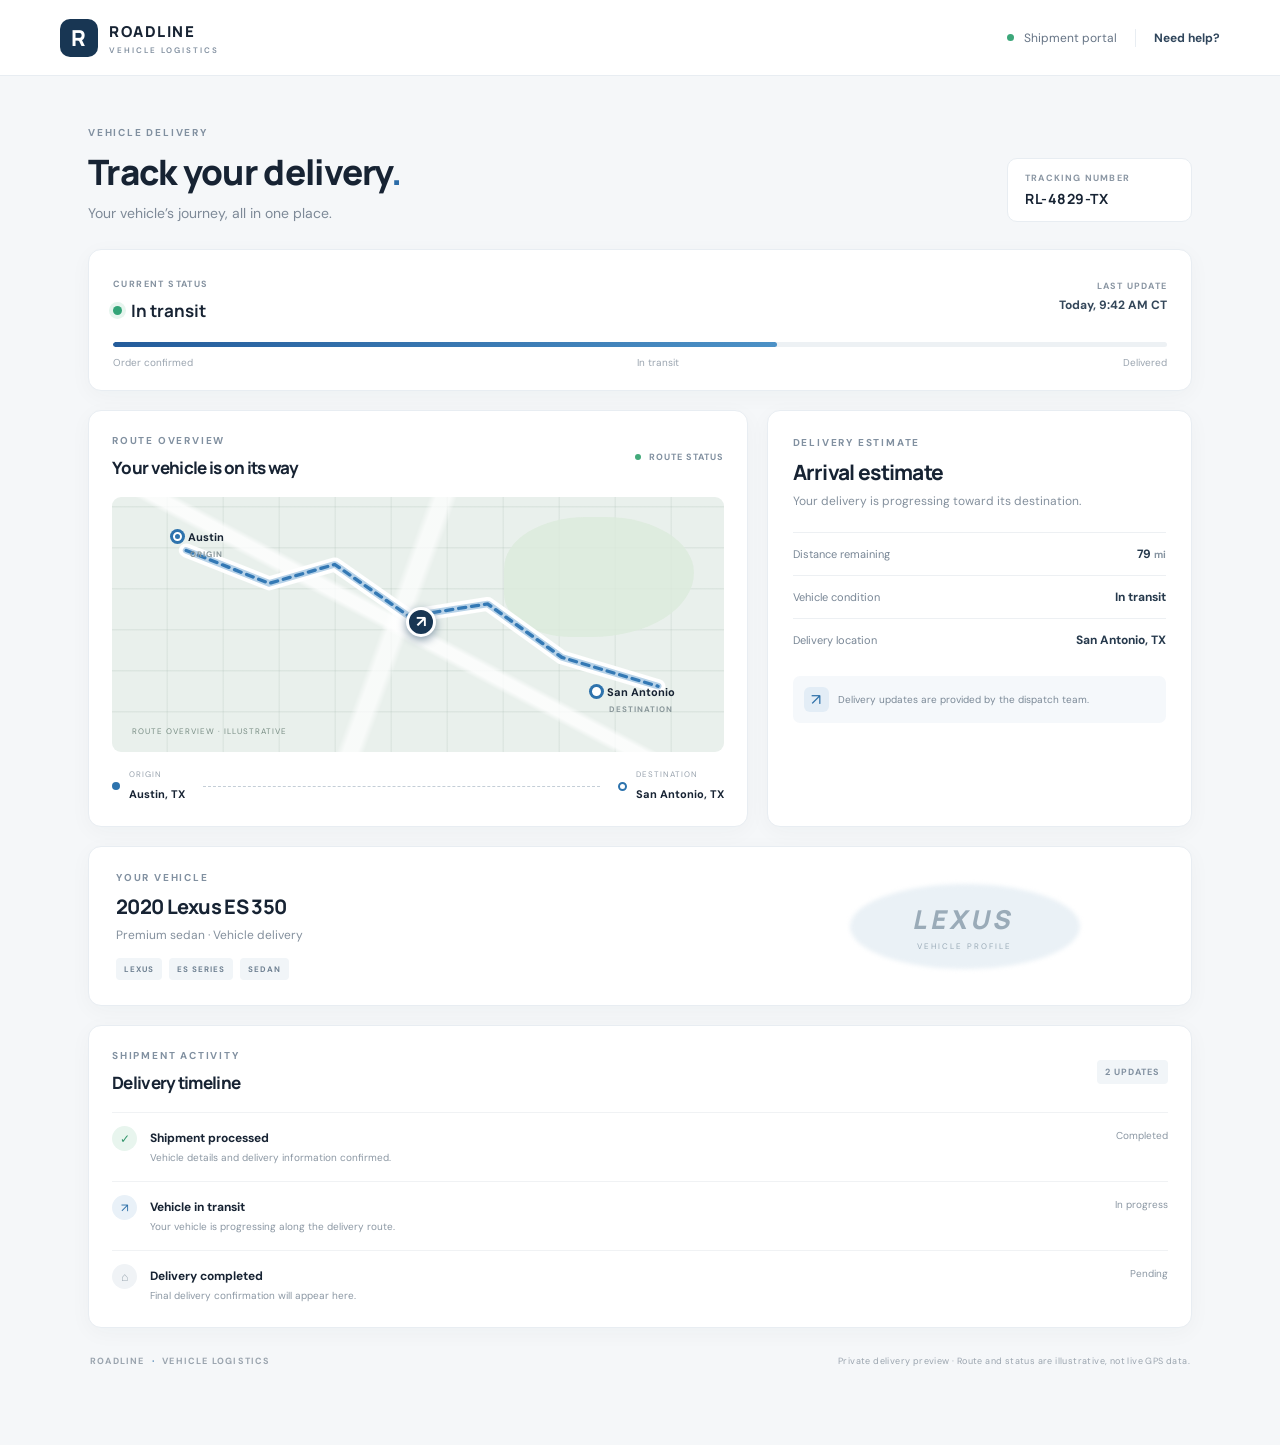
<file: index.html>
<!doctype html>
<html lang="en">
<head>
  <meta charset="utf-8">
  <meta name="viewport" content="width=device-width, initial-scale=1">
  <title>Roadline | Vehicle Delivery Tracking</title>
  <link rel="preconnect" href="https://fonts.googleapis.com">
  <link rel="preconnect" href="https://fonts.gstatic.com" crossorigin>
  <link href="https://fonts.googleapis.com/css2?family=DM+Sans:wght@400;500;600;700&family=Manrope:wght@400;500;600;700;800&display=swap" rel="stylesheet">
  <link rel="stylesheet" href="style.css">
</head>
<body>
  <header class="topbar">
    <a class="brand" href="#"><span class="brand-mark">R</span><span>ROADLINE<small>VEHICLE LOGISTICS</small></span></a>
    <div class="top-right"><span class="secure-dot"></span> Shipment portal <span class="divider"></span><span class="help">Need help?</span></div>
  </header>

  <main class="shell">
    <section class="intro">
      <div>
        <p class="eyebrow">VEHICLE DELIVERY</p>
        <h1>Track your delivery<span>.</span></h1>
        <p class="subhead">Your vehicle’s journey, all in one place.</p>
      </div>
      <div class="tracking-chip"><span>TRACKING NUMBER</span><strong>RL-4829-TX</strong></div>
    </section>

    <section class="status-card">
      <div class="status-head">
        <div><span class="label">CURRENT STATUS</span><div class="status-line"><span class="pulse"></span><strong id="statusText">In transit</strong></div></div>
        <div class="updated">LAST UPDATE <strong id="updatedText">Today, 9:42 AM CT</strong></div>
      </div>
      <div class="progress"><span id="progressFill"></span></div>
      <div class="progress-labels"><span>Order confirmed</span><span>In transit</span><span>Delivered</span></div>
    </section>

    <div class="grid">
      <section class="panel route-panel">
        <div class="panel-heading"><div><p class="eyebrow">ROUTE OVERVIEW</p><h2>Your vehicle is on its way</h2></div><span class="live-tag"><i></i> ROUTE STATUS</span></div>
        <div class="map">
          <div class="map-grid"></div>
          <svg class="route-svg" viewBox="0 0 700 310" preserveAspectRatio="none" aria-label="Illustrative route from Austin to San Antonio">
            <path class="road" d="M85 65 L180 105 L255 82 L340 145 L430 130 L515 195 L625 230"/>
            <path class="route-shadow" d="M85 65 L180 105 L255 82 L340 145 L430 130 L515 195 L625 230"/>
            <path class="route" d="M85 65 L180 105 L255 82 L340 145 L430 130 L515 195 L625 230"/>
          </svg>
          <div class="city austin"><span class="pin"></span><b>Austin</b><small>ORIGIN</small></div>
          <div class="city sanantonio"><span class="pin destination"></span><b>San Antonio</b><small>DESTINATION</small></div>
          <div class="car-marker">↗</div>
          <div class="map-note">ROUTE OVERVIEW · ILLUSTRATIVE</div>
        </div>
        <div class="route-cities"><div><span class="city-dot"></span><div><small>ORIGIN</small><strong>Austin, TX</strong></div></div><div class="route-dash"></div><div><span class="city-dot end"></span><div><small>DESTINATION</small><strong>San Antonio, TX</strong></div></div></div>
      </section>

      <section class="panel eta-panel">
        <p class="eyebrow">DELIVERY ESTIMATE</p>
        <h2 id="eta">Arrival estimate</h2>
        <p class="eta-copy">Your delivery is progressing toward its destination.</p>
        <div class="metric"><span>Distance remaining</span><strong id="distance">79 <small>mi</small></strong></div>
        <div class="metric"><span>Vehicle condition</span><strong>In transit</strong></div>
        <div class="metric"><span>Delivery location</span><strong>San Antonio, TX</strong></div>
        <div class="eta-foot"><span class="truck-icon">↗</span><span>Delivery updates are provided by the dispatch team.</span></div>
      </section>
    </div>

    <section class="panel vehicle-panel">
      <div class="vehicle-copy"><p class="eyebrow">YOUR VEHICLE</p><h2>2020 Lexus ES 350</h2><p class="muted">Premium sedan · Vehicle delivery</p><div class="vehicle-tags"><span>LEXUS</span><span>ES SERIES</span><span>SEDAN</span></div></div>
      <div class="vehicle-visual"><div class="vehicle-glow"></div><div class="car-silhouette">LEXUS</div><small>VEHICLE PROFILE</small></div>
    </section>

    <section class="panel timeline-panel">
      <div class="panel-heading"><div><p class="eyebrow">SHIPMENT ACTIVITY</p><h2>Delivery timeline</h2></div><span class="activity-count">2 UPDATES</span></div>
      <div class="timeline">
        <div class="timeline-item complete"><span class="timeline-icon">✓</span><div><strong>Shipment processed</strong><p>Vehicle details and delivery information confirmed.</p></div><time>Completed</time></div>
        <div class="timeline-item current"><span class="timeline-icon">↗</span><div><strong>Vehicle in transit</strong><p>Your vehicle is progressing along the delivery route.</p></div><time>In progress</time></div>
        <div class="timeline-item"><span class="timeline-icon">⌂</span><div><strong>Delivery completed</strong><p>Final delivery confirmation will appear here.</p></div><time>Pending</time></div>
      </div>
    </section>
    <footer><span>ROADLINE <b>·</b> VEHICLE LOGISTICS</span><span>Private delivery preview · Route and status are illustrative, not live GPS data.</span></footer>
  </main>
  <script src="script.js"></script>
</body>
</html>
</file>
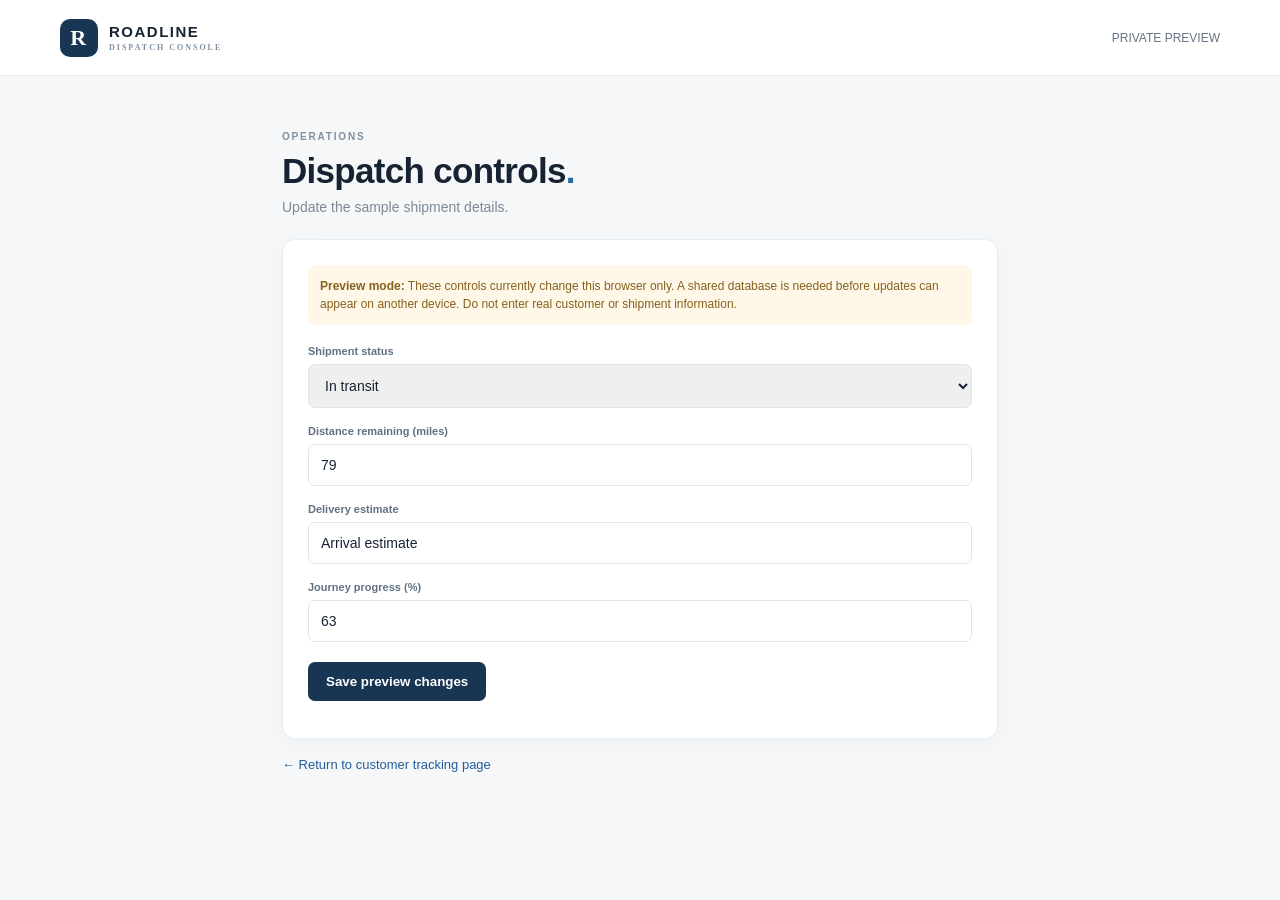
<file: admin.html>
<!doctype html>
<html lang="en"><head><meta charset="utf-8"><meta name="viewport" content="width=device-width, initial-scale=1"><title>Roadline | Dispatch Console</title><link rel="stylesheet" href="style.css"><style>.admin-wrap{max-width:760px;margin:55px auto;padding:0 22px}.admin-box{background:#fff;border:1px solid #e8edf2;border-radius:13px;padding:25px;box-shadow:0 5px 22px rgba(26,48,70,.035)}label{display:block;font-size:11px;font-weight:700;color:#617184;margin:17px 0 7px}input,select{width:100%;padding:12px;border:1px solid #dfe6ec;border-radius:7px;font:14px "DM Sans",sans-serif;color:#172333}button{margin-top:20px;background:#183653;color:white;border:0;border-radius:7px;padding:12px 18px;font-weight:700;cursor:pointer}.notice{background:#fff7e7;color:#86611e;padding:12px;border-radius:7px;font-size:12px;line-height:1.5;margin-bottom:20px}.back{display:inline-block;margin-top:18px;color:#245c9b;font-size:13px;text-decoration:none}</style></head>
<body><header class="topbar"><a class="brand" href="index.html"><span class="brand-mark">R</span><span>ROADLINE<small>DISPATCH CONSOLE</small></span></a><div class="top-right">PRIVATE PREVIEW</div></header>
<main class="admin-wrap"><p class="eyebrow">OPERATIONS</p><h1>Dispatch controls<span>.</span></h1><p class="subhead" style="margin-bottom:24px">Update the sample shipment details.</p><div class="admin-box"><div class="notice"><strong>Preview mode:</strong> These controls currently change this browser only. A shared database is needed before updates can appear on another device. Do not enter real customer or shipment information.</div>
<label for="status">Shipment status</label><select id="status"><option>In transit</option><option>Preparing for delivery</option><option>Out for delivery</option><option>Delivered</option></select>
<label for="distance">Distance remaining (miles)</label><input id="distance" type="number" min="0" value="79">
<label for="eta">Delivery estimate</label><input id="eta" type="text" value="Arrival estimate">
<label for="progress">Journey progress (%)</label><input id="progress" type="number" min="0" max="100" value="63">
<button id="save">Save preview changes</button><p id="message" style="font-size:12px;color:#32956b"></p></div><a class="back" href="index.html">← Return to customer tracking page</a></main>
<script>document.getElementById('save').addEventListener('click',()=>{localStorage.setItem('roadlinePreview',JSON.stringify({status:document.getElementById('status').value,distance:document.getElementById('distance').value,eta:document.getElementById('eta').value,progress:document.getElementById('progress').value}));document.getElementById('message').textContent='Saved in this browser only. Shared updates are not connected yet.';});</script></body></html>
</file>
<file: style.css>
*{box-sizing:border-box} :root{--ink:#172333;--muted:#7d8997;--line:#e8edf2;--blue:#245c9b;--pale:#f4f7fa} body{margin:0;background:#f5f7f9;color:var(--ink);font-family:"DM Sans",sans-serif} .topbar{height:76px;background:#fff;border-bottom:1px solid var(--line);display:flex;align-items:center;justify-content:space-between;padding:0 max(calc((100vw - 1160px)/2),28px)}.brand{display:flex;align-items:center;gap:11px;text-decoration:none;color:var(--ink);font:800 15px Manrope,sans-serif;letter-spacing:1.5px}.brand small{display:block;font:600 8px "DM Sans";letter-spacing:2px;color:#8290a0;margin-top:3px}.brand-mark{width:38px;height:38px;border-radius:10px;background:#183653;color:#fff;display:grid;place-items:center;font:800 22px Manrope}.top-right{display:flex;align-items:center;gap:10px;color:#667485;font-size:12px}.secure-dot{width:7px;height:7px;background:#3ca77a;border-radius:50%}.divider{height:18px;border-left:1px solid var(--line);margin:0 8px}.help{font-weight:700;color:#30465c}.shell{max-width:1160px;margin:50px auto;padding:0 28px}.intro{display:flex;align-items:flex-end;justify-content:space-between;margin-bottom:27px}.eyebrow{font-size:10px;letter-spacing:1.8px;font-weight:700;color:#8190a0;margin:0 0 9px}h1,h2{font-family:Manrope,sans-serif;margin:0;letter-spacing:-.7px}h1{font-size:35px;font-weight:800}h1 span{color:#2b6ca8}.subhead{color:#7d8997;font-size:14px;margin:8px 0 0}.tracking-chip{background:#fff;border:1px solid var(--line);border-radius:10px;padding:13px 17px;min-width:185px}.tracking-chip span,.updated{display:block;color:#8a96a3;font-size:9px;font-weight:700;letter-spacing:1.2px}.tracking-chip strong{display:block;font:700 14px Manrope;margin-top:5px;letter-spacing:.5px}.status-card,.panel{background:#fff;border:1px solid var(--line);border-radius:13px;box-shadow:0 5px 22px rgba(26,48,70,.035)}.status-card{padding:21px 24px;margin-bottom:19px}.status-head{display:flex;justify-content:space-between;align-items:center}.label{font-size:9px;color:#8592a0;font-weight:700;letter-spacing:1.4px}.status-line{display:flex;align-items:center;gap:9px;margin-top:7px}.status-line strong{font:700 17px Manrope}.pulse{width:9px;height:9px;border-radius:50%;background:#32a477;box-shadow:0 0 0 4px #e6f5ee}.updated{text-align:right}.updated strong{display:block;color:#34475a;font-size:12px;letter-spacing:0;margin-top:5px}.progress{height:5px;background:#edf1f4;border-radius:10px;margin:20px 0 9px;overflow:hidden}.progress span{display:block;width:63%;height:100%;background:linear-gradient(90deg,#245c9b,#4c91c6);border-radius:10px}.progress-labels{display:flex;justify-content:space-between;color:#9aa4af;font-size:10px}.grid{display:grid;grid-template-columns:1.55fr 1fr;gap:19px}.panel{padding:23px;margin-bottom:19px}.panel-heading{display:flex;justify-content:space-between;align-items:center;margin-bottom:18px}.panel h2{font-size:17px;font-weight:750}.live-tag,.activity-count{font-size:9px;font-weight:700;letter-spacing:1px;color:#8190a0}.live-tag i{display:inline-block;width:6px;height:6px;background:#43aa7b;border-radius:50%;margin-right:5px}.map{height:255px;border-radius:9px;position:relative;overflow:hidden;background:#e9f0ec}.map-grid{position:absolute;inset:0;background:linear-gradient(28deg,transparent 46%,rgba(255,255,255,.8) 47%,rgba(255,255,255,.8) 49%,transparent 50%),linear-gradient(110deg,transparent 45%,rgba(255,255,255,.7) 46%,rgba(255,255,255,.7) 48%,transparent 49%),repeating-linear-gradient(0deg,transparent 0 39px,rgba(160,181,169,.18) 40px 41px),repeating-linear-gradient(90deg,transparent 0 54px,rgba(160,181,169,.16) 55px 56px)}.map:after{content:"";position:absolute;width:190px;height:120px;background:#dcebdc;border-radius:48% 52% 60% 40%;right:30px;top:20px;opacity:.8}.route-svg{position:absolute;inset:0;width:100%;height:100%;z-index:1}.road{fill:none;stroke:#fff;stroke-width:17;stroke-linecap:round;stroke-linejoin:round}.route-shadow{fill:none;stroke:#b7d2e8;stroke-width:8;stroke-linecap:round;stroke-linejoin:round}.route{fill:none;stroke:#3479b5;stroke-width:4;stroke-dasharray:8 7;stroke-linecap:round}.city{position:absolute;z-index:2;font-size:11px;font-weight:700}.city small{display:block;margin:5px 0 0 17px;font-size:8px;letter-spacing:1px;color:#89979a}.city b{margin-left:6px}.austin{left:10%;top:13%}.sanantonio{right:8%;bottom:15%}.pin{display:inline-block;width:9px;height:9px;background:#2e73ad;border:2px solid #fff;border-radius:50%;box-shadow:0 0 0 3px #2e73ad}.destination{background:#fff;box-shadow:0 0 0 3px #2e73ad}.car-marker{position:absolute;z-index:3;left:48%;top:43%;background:#183653;color:#fff;border:3px solid #fff;border-radius:50%;width:30px;height:30px;display:grid;place-items:center;box-shadow:0 3px 10px #8096a6;font-weight:700}.map-note{position:absolute;z-index:3;left:12px;bottom:10px;font-size:8px;letter-spacing:1px;color:#788d84;background:#fffbd;padding:6px 8px;border-radius:4px}.route-cities{display:flex;align-items:center;margin-top:17px}.route-cities>div:not(.route-dash){display:flex;align-items:center;gap:9px}.city-dot{width:8px;height:8px;border-radius:50%;background:#2d73ad}.city-dot.end{background:#fff;border:2px solid #2d73ad;width:9px;height:9px}.route-cities small{display:block;color:#98a2ad;font-size:8px;letter-spacing:1px;margin-bottom:3px}.route-cities strong{font-size:11px}.route-dash{height:1px;border-top:1px dashed #c4ced7;flex:1;margin:0 18px}.eta-panel{padding:25px}.eta-panel h2{font-size:21px;margin:2px 0 7px}.eta-copy{color:#84909d;font-size:12px;margin:0 0 23px}.metric{display:flex;justify-content:space-between;align-items:center;padding:13px 0;border-top:1px solid #edf0f3;color:#788695;font-size:11px}.metric strong{color:#26394c;font-size:12px}.metric strong small{font-size:10px;color:#8593a0}.eta-foot{display:flex;align-items:center;gap:9px;background:#f5f8fb;border-radius:7px;padding:11px;margin-top:15px;color:#7b8997;font-size:10px;line-height:1.5}.truck-icon{display:grid;place-items:center;width:25px;height:25px;background:#e3edf6;border-radius:6px;color:#2c6fa8;font-size:16px}.vehicle-panel{display:flex;justify-content:space-between;min-height:160px;overflow:hidden;padding:24px 27px}.vehicle-copy h2{font-size:20px}.muted{color:#84909d;font-size:12px;margin:7px 0 15px}.vehicle-tags{display:flex;gap:7px}.vehicle-tags span{font-size:8px;font-weight:700;letter-spacing:1px;color:#6f8192;background:#f1f5f8;padding:6px 8px;border-radius:4px}.vehicle-visual{width:38%;position:relative;display:flex;align-items:center;justify-content:center;flex-direction:column;color:#9aabb8}.vehicle-glow{position:absolute;width:230px;height:85px;background:#eaf1f6;border-radius:50%;filter:blur(2px)}.car-silhouette{position:relative;font:800 26px Manrope;letter-spacing:4px;color:#9aabb8;transform:skew(-12deg)}.vehicle-visual small{position:relative;font-size:8px;letter-spacing:2px;margin-top:4px}.timeline-panel{padding-bottom:8px}.activity-count{background:#f1f5f8;padding:6px 8px;border-radius:4px}.timeline{margin-top:5px}.timeline-item{display:flex;align-items:flex-start;gap:13px;position:relative;padding:13px 0 17px;border-top:1px solid #f0f2f4}.timeline-icon{width:25px;height:25px;display:grid;place-items:center;border-radius:50%;background:#f0f3f6;color:#9aa6b1;font-size:12px;flex:none}.timeline-item.complete .timeline-icon{background:#e8f5ee;color:#32956b}.timeline-item.current .timeline-icon{background:#e9f1f8;color:#2c6fa8}.timeline-item strong{font-size:12px}.timeline-item p{margin:4px 0 0;color:#8b97a3;font-size:10px}.timeline-item time{margin-left:auto;color:#8b97a3;font-size:10px;white-space:nowrap;padding-top:3px}footer{display:flex;justify-content:space-between;color:#9aa4ae;font-size:9px;letter-spacing:.4px;padding:8px 2px 28px}footer span:first-child{font-weight:700;letter-spacing:1.2px}footer b{color:#2e6da4;margin:0 4px}@media(max-width:760px){.topbar{padding:0 18px;height:65px}.top-right{font-size:0}.top-right .secure-dot{font-size:12px}.shell{margin:30px auto;padding:0 16px}.intro{align-items:flex-start;gap:15px;flex-direction:column}h1{font-size:29px}.tracking-chip{padding:10px 13px}.grid{grid-template-columns:1fr}.map{height:220px}.status-card,.panel{padding:18px}.vehicle-visual{width:35%}.car-silhouette{font-size:17px}footer{gap:12px;flex-direction:column}.updated{font-size:8px}.progress-labels{font-size:9px}}
</file>
